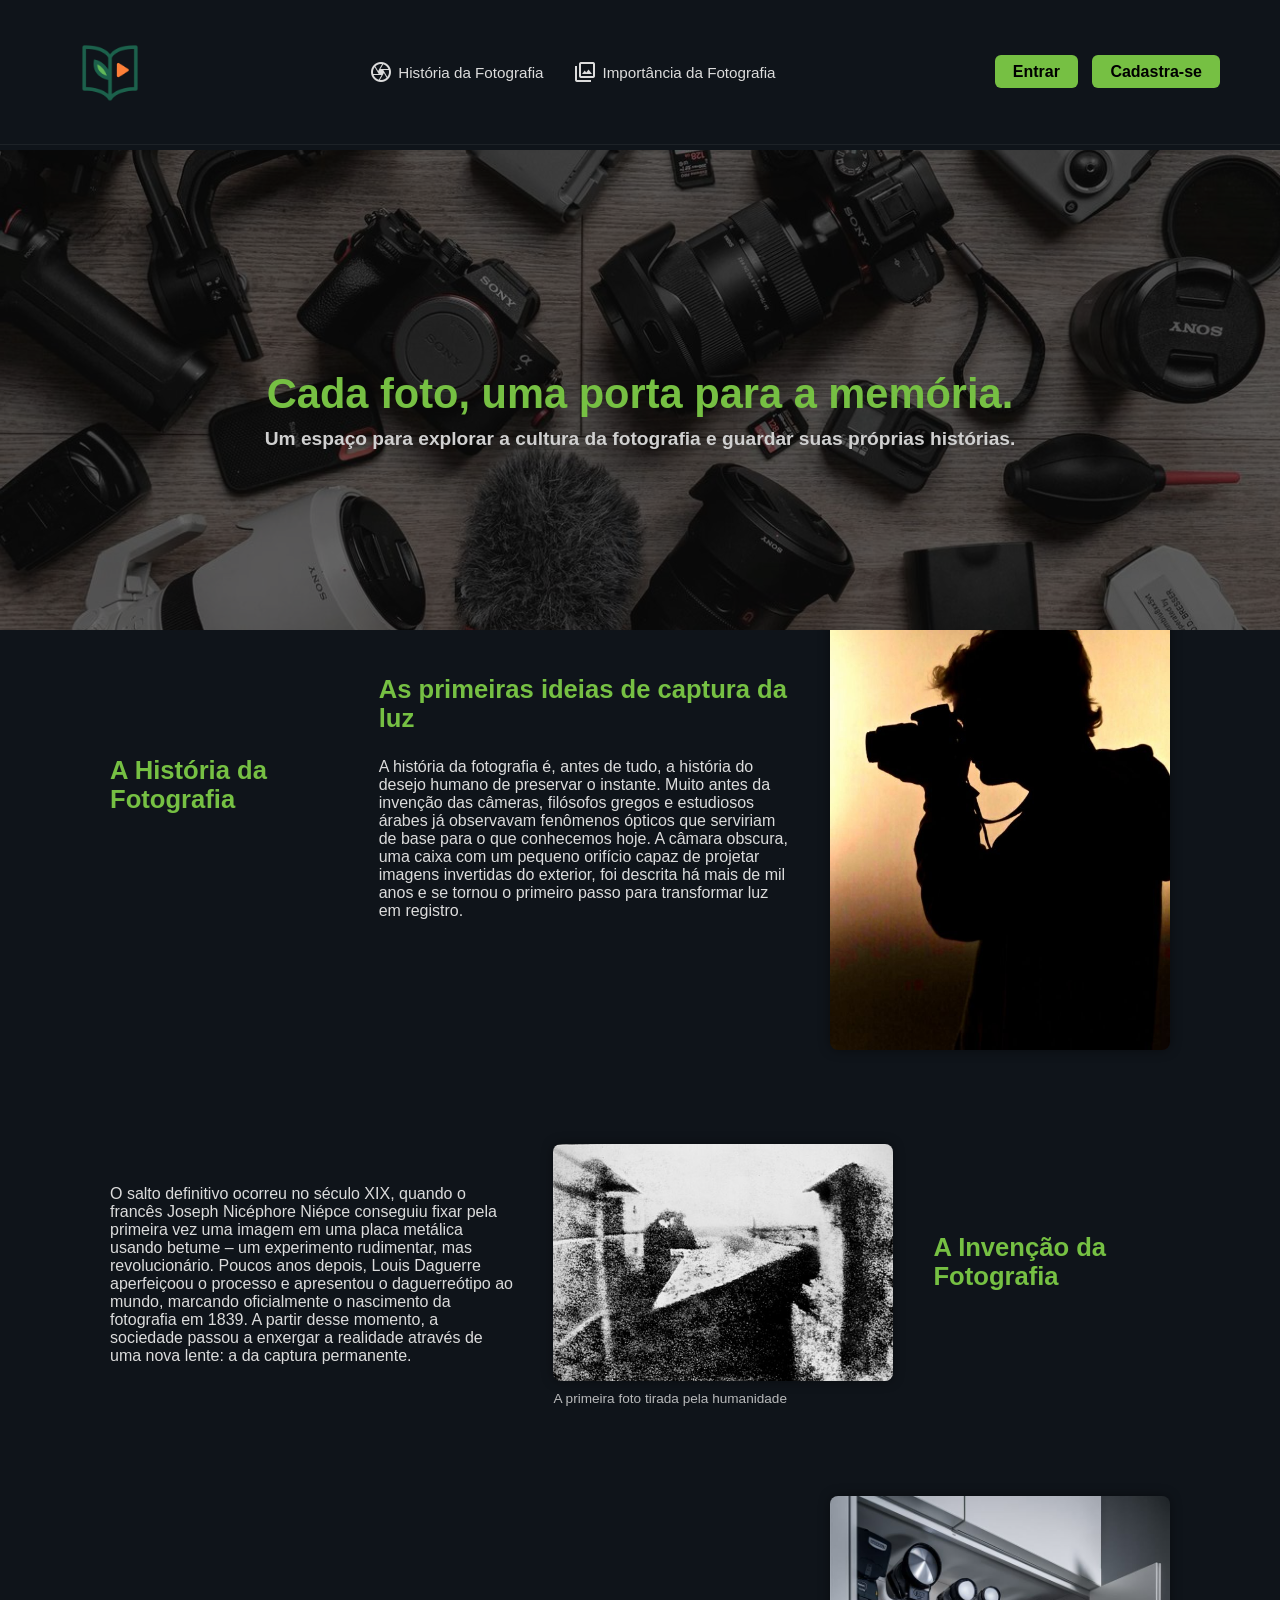
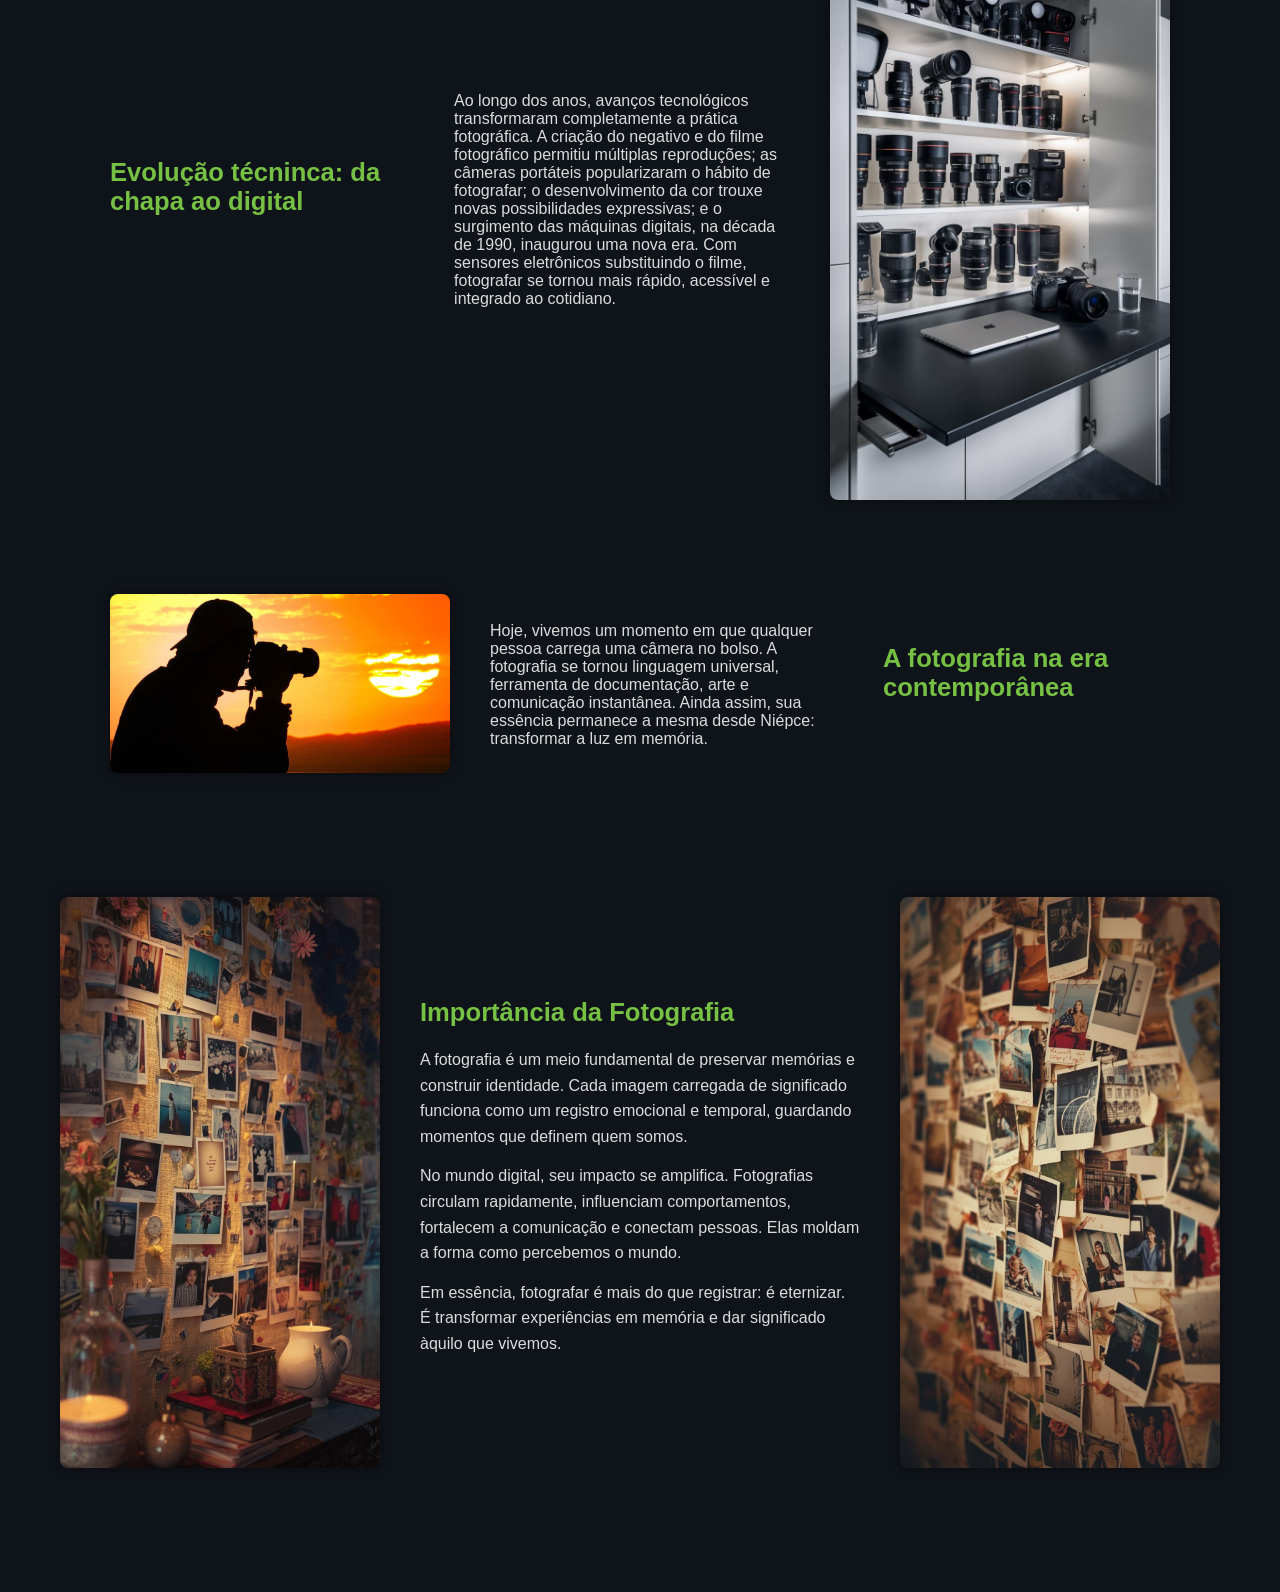
<file: Site/public/index.html>
<!DOCTYPE html>
<html lang="en">

<head>
    <meta charset="UTF-8">
    <meta name="viewport" content="width=device-width, initial-scale=1.0">
    <link href="https://fonts.googleapis.com/icon?family=Material+Symbols+Outlined" rel="stylesheet" />
    <title>Lembre.me</title>
    <link rel="stylesheet" href="./src/style/style.css">
</head>

<body>
    <header> 
        <div class="header-logo">
            <a href="index.html"><img src="./src/img/logo.png" class="titulo"></a>
        </div>
        <nav> 
            <ul>
                <li class="listagem">
                    <a href="#historia"><span class="material-symbols-outlined">
                            Camera 
                        </span>História da Fotografia</a>
                </li>
                <li>
                    <a href="#importancia"><span class="material-symbols-outlined">
                            Photo_Library
                        </span>Importância da Fotografia</a>
                </li>
            </ul>
        </nav>
        <div class="header-botao">
            <a href="login.html">Entrar</a>
            <a href="cadastro.html">Cadastra-se</a>
        </div>
    </header>

    <main id="inicio">
    <div class="main-img">
        <img src="./src/img/cameras.jpg">
        <div class="shadowbox"></div>
    </div>

    <div class="main-titulo">
        <h1>Cada foto, uma porta para a memória.</h1>
        <h2>
            Um espaço para explorar a cultura da fotografia e guardar suas próprias histórias.
        </h2>
    </div>

    <div class="historia-fotografia-1" id="historia">
        <h3>A História da Fotografia</h3>
        <div class="conteudo">
            <h3>As primeiras ideias de captura da luz</h3>
            <p> A história da fotografia é, antes de tudo, a história do desejo humano de preservar o instante. Muito
                antes da invenção das câmeras, filósofos gregos e estudiosos árabes já observavam fenômenos ópticos que
                serviriam de base para o que conhecemos hoje. A câmara obscura, uma caixa com um pequeno orifício capaz
                de projetar imagens invertidas do exterior, foi descrita há mais de mil anos e se tornou o primeiro
                passo para transformar luz em registro. </p>
        </div>
        <div class="conteudo-img">
            <img src="./src/img/sombraFotografo.jpg" alt="imagem-fotografo-sombras">
        </div>
    </div>

    <div class="historia-fotografia-2">
        <h3>A Invenção da Fotografia</h3>
        <div class="conteudo-img2">
            <img src="./src/img/View_from_the_Window_at_Le_Gras,_Joseph_Nicéphore_Niépce.jpg" alt="primeira-foto">
            <p>A primeira foto tirada pela humanidade</p>
        </div>

        <div class="conteudo">
            <p>
                O salto definitivo ocorreu no século XIX, quando o francês Joseph Nicéphore Niépce conseguiu fixar pela
                primeira vez uma imagem em uma placa metálica usando betume – um experimento rudimentar, mas
                revolucionário. Poucos anos depois, Louis Daguerre aperfeiçoou o processo e apresentou o daguerreótipo
                ao mundo, marcando oficialmente o nascimento da fotografia em 1839. A partir desse momento, a sociedade
                passou a enxergar a realidade através de uma nova lente: a da captura permanente.
            </p>
        </div>
    </div>

    <div class="historia-fotografia-3">
        <h3>Evolução técninca: da chapa ao digital</h3>
        <div class="conteudo">
            <p>
                Ao longo dos anos, avanços tecnológicos transformaram completamente a prática fotográfica. A criação do
                negativo e do filme fotográfico permitiu múltiplas reproduções; as câmeras portáteis popularizaram o
                hábito
                de fotografar; o desenvolvimento da cor trouxe novas possibilidades expressivas; e o surgimento das
                máquinas
                digitais, na década de 1990, inaugurou uma nova era. Com sensores eletrônicos substituindo o filme,
                fotografar se tornou mais rápido, acessível e integrado ao cotidiano.
            </p>
        </div>
        <div class="conteudo-img3">
            <img src="./src/img/lentes.jpg" alt="imagens-lentes">
        </div>

    </div>
    <div class="historia-fotografia-4">
        <h3>A fotografia na era contemporânea </h3>
        <div class="conteudo">
            <p>
                Hoje, vivemos um momento em que qualquer pessoa carrega uma câmera no bolso. A fotografia se tornou
                linguagem universal, ferramenta de documentação, arte e comunicação instantânea. Ainda assim, sua
                essência permanece a mesma desde Niépce: transformar a luz em memória.
            </p>
        </div>
        <div class="conteudo-img3">
            <img src="./src/img/sombraFotografo2.jpg" alt="fotografo-sombra">
        </div>
    </div>

    <div class="iportancia-da-fotografia" id="importancia">
        <div class="img-left">
            <img src="./src/img/fotos2.jpg" alt="fotos">
        </div>

        <div class="conteudo-importancia">
            <h3>Importância da Fotografia</h3>
            <p>A fotografia é um meio fundamental de preservar memórias e construir identidade. Cada imagem carregada de
                significado funciona como um registro emocional e temporal, guardando momentos que definem quem somos.</p>

            <p>No mundo digital, seu impacto se amplifica. Fotografias circulam rapidamente, influenciam
                comportamentos, fortalecem a comunicação e conectam pessoas. Elas moldam a forma como percebemos o
                mundo.</p>

            <p>Em essência, fotografar é mais do que registrar: é eternizar. É transformar experiências em memória e
                dar significado àquilo que vivemos.</p>
                
        </div>

        <div class="img-right">
            <img src="./src/img/fotos1.jpg" alt="fotos">
        </div>

    </div>

</main>
</body>

</html>
</file>
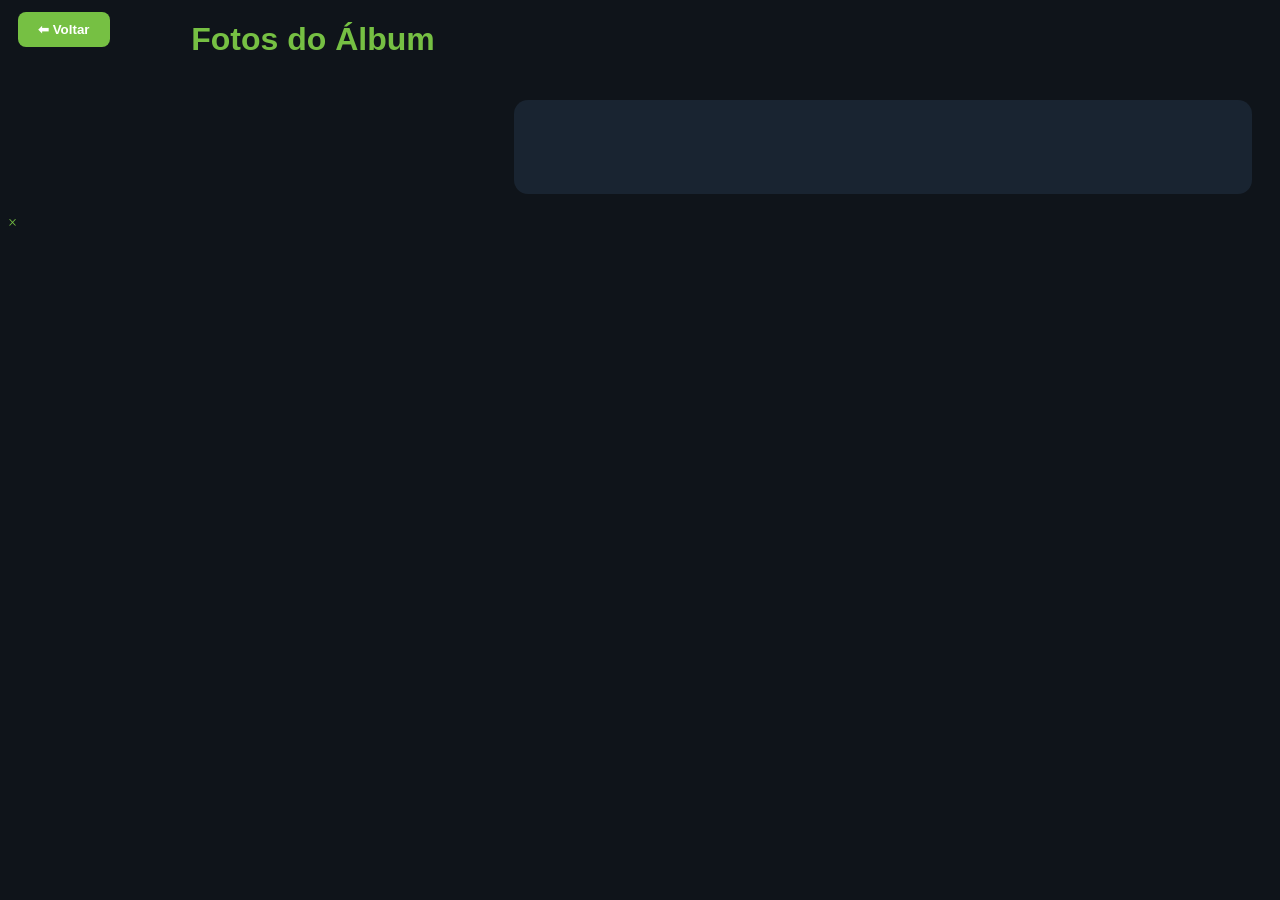
<file: Site/public/album.html>
<!DOCTYPE html>
<html lang="pt-br">
<head>
    <meta charset="UTF-8">
    <title>Álbum</title>
    <link rel="stylesheet" href="./src/style/album.css">
</head>

<body>
    <button id="btnVoltar" class="btn-voltar">⬅ Voltar</button>

    <h1>Fotos do Álbum</h1>

   <div class="album-container">

    <div id="fotos-container" class="lista-fotos"></div>

    <div class="detalhe-foto">
        <img id="fotoSelecionada">
        <p id="descricaoSelecionada"></p>
    </div>

</div>


    <!-- MODAL -->
    <div id="modal" class="modal">
        <span id="fecharModal" class="close">&times;</span>
        <img id="modal-img" class="modal-content">
        <p id="modal-desc"></p>
    </div>

</body>
</html>

<script>
async function carregarFotos() {
    const idAlbum = sessionStorage.ID_ALBUM;
    if (!idAlbum) {
        alert("Nenhum álbum selecionado!");
        return;
    }

    const response = await fetch(`/fotos/album/${idAlbum}`);
    if (!response.ok) {
        console.error("Erro ao buscar fotos:", response.status, response.statusText);
        return;
    }

    const lista = await response.json();

    const div = document.getElementById("fotos-container");
    div.innerHTML = "";

    lista.forEach(item => {

    const divFoto = document.createElement("div");
    divFoto.classList.add("foto-card");

    const img = document.createElement("img");
    img.src = item.url;

    img.addEventListener("click", () => {
        document.getElementById("fotoSelecionada").src = item.url;
        document.getElementById("descricaoSelecionada").textContent = item.descricao || "Sem descrição";
    });

    const p = document.createElement("p");
    p.innerHTML = item.descricao;

    p.addEventListener("click", () => {
        document.getElementById("fotoSelecionada").src = item.url;
        document.getElementById("descricaoSelecionada").textContent = item.descricao || "Sem descrição";
    });

    const likeBtn = document.createElement("button");
    likeBtn.classList.add("likeBtn");
    likeBtn.innerHTML = "❤️";

    likeBtn.addEventListener("click", (e) => {
        e.stopPropagation();
        likeFoto(item.idFoto);
    });

    divFoto.appendChild(img);
    divFoto.appendChild(p);   
    divFoto.appendChild(likeBtn);

    div.appendChild(divFoto);
});


}

function abrirModal(src, desc) {
    document.getElementById("modal").style.display = "block";
    document.getElementById("modal-img").src = src;
    document.getElementById("modal-desc").textContent = desc;
}

document.getElementById("fecharModal").onclick = () => {
    document.getElementById("modal").style.display = "none";
};

document.getElementById("btnVoltar").addEventListener("click", () => {
    window.location.href = "main.html";
});

window.onload = carregarFotos;

async function likeFoto(idFoto) {
    const idUsuario = sessionStorage.ID_USUARIO;

    // verifica curtida existente
    const verificar = await fetch(`/curtidas/verificar/${idFoto}/${idUsuario}`);

    let dados = null;
    if (verificar.ok) {
        try {
            dados = await verificar.json();
        } catch(e) {
            dados = null;
        }
    }

    // Se EXISTE registro → descurtir
    if (dados && dados.idFoto) {

        await fetch("/curtidas/descurtir", {
            method: "POST",
            headers: {"Content-Type": "application/json"},
            body: JSON.stringify({ idFoto, idUsuario })
        });

        console.log("DESCURTIU");

    } else {

        await fetch("/curtidas/curtir", {
            method: "POST",
            headers: {"Content-Type": "application/json"},
            body: JSON.stringify({ idFoto, idUsuario })
        });

        console.log("CURTIU");
    }
}


</script>
</file>
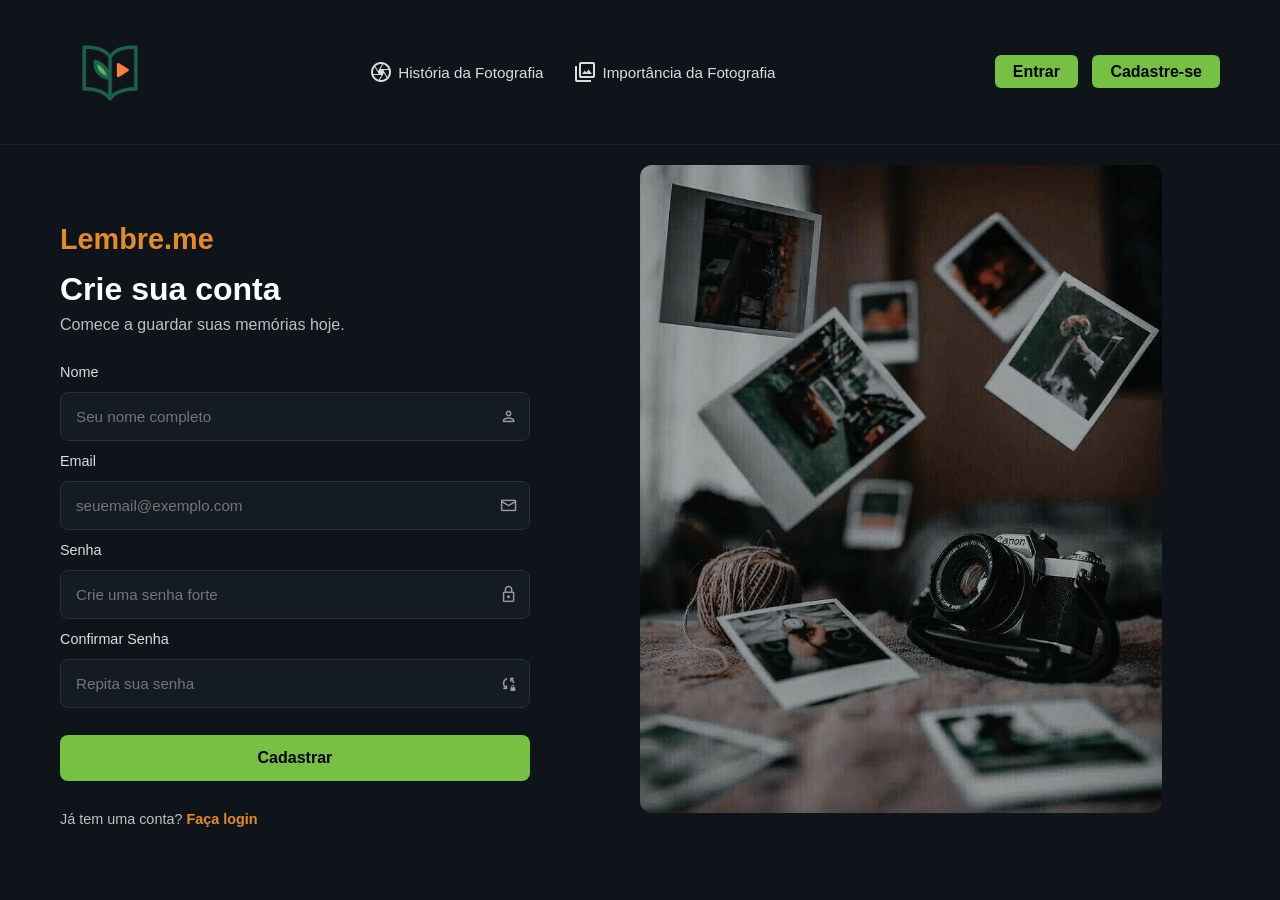
<file: Site/public/cadastro.html>
<!DOCTYPE html>
<html lang="en">

<head>
    <meta charset="UTF-8">
    <meta name="viewport" content="width=device-width, initial-scale=1.0">
    <link href="https://fonts.googleapis.com/icon?family=Material+Symbols+Outlined" rel="stylesheet" />
    <title>Cadastro Lembre.me</title>
    <link rel="stylesheet" href="./src/style/style.css">
</head>

<body>
    <header> 
        <div class="header-logo">
            <a href="index.html"><img src="./src/img/logo.png" class="titulo"></a>
        </div>
        <nav> 
            <ul>
                <li class="listagem">
                    <a href="index.html#historia"><span class="material-symbols-outlined">
                            Camera 
                        </span>História da Fotografia</a>
                </li>
                <li>
                    <a href="#sobre"><span class="material-symbols-outlined">
                            Photo_Library
                        </span>Importância da Fotografia</a>
                </li>
            </ul>
        </nav>
        <div class="header-botao">
            <a href="login.html">Entrar</a>
            <a href="cadastro.html">Cadastre-se</a>
        </div>
    </header>
    <main>
    <div class="login-container">

        <div class="login-box">
            <h1 class="login-logo">Lembre.me</h1>
            <h2 class="login-titulo">Crie sua conta</h2>
            <p class="login-sub">Comece a guardar suas memórias hoje.</p>

            <div class="formulario">

                <label for="inpt_nome">Nome</label>
                <div class="input-group">
                    <input type="text" placeholder="Seu nome completo" id="inpt_nome">
                    <span class="material-symbols-outlined">person</span>
                </div>

                <label for="inpt_email">Email</label>
                <div class="input-group">
                    <input type="email" placeholder="seuemail@exemplo.com" id="inpt_email">
                    <span class="material-symbols-outlined">mail</span>
                </div>

                <label for="inpt_senha">Senha</label>
                <div class="input-group">
                    <input type="password" placeholder="Crie uma senha forte" id="inpt_senha">
                    <span class="material-symbols-outlined">lock</span>
                </div>

                <label for="inpt_confirmaSenha">Confirmar Senha</label>
                <div class="input-group">
                    <input type="password" placeholder="Repita sua senha" id="inpt_confirmaSenha">
                    <span class="material-symbols-outlined">sync_lock</span>
                </div>

                <button class="btn-cadastrar" onclick="cadastrar()">Cadastrar</button>

                <p class="login-link">
                    Já tem uma conta? <a href="login.html">Faça login</a>
                </p>
            </div>
        </div>

        <div class="login-img">
            <img src="./src/img/polaroids2.jpg" alt="Imagem de Fotos">
        </div>

    </div>
</main>

</body>

</html>

<script>

  function cadastrar() {

    //Recupere o valor da nova input pelo nome do id
    // Agora vá para o método fetch logo abaixo
    var nomeVar = inpt_nome.value;
    var emailVar = inpt_email.value;
    var senhaVar = inpt_senha.value;
    var confirmacaoSenhaVar = inpt_confirmaSenha.value;

    // Verificando se há algum campo em branco
    if (
      nomeVar == "" ||
      emailVar == "" ||
      senhaVar == "" ||
      confirmacaoSenhaVar == ""
    ) {
         alert('Algum campo em branco');
             return false;
    };

    // Enviando o valor da nova input
    fetch("/usuarios/cadastrar", {
      method: "POST",
      headers: {
        "Content-Type": "application/json",
      },
      body: JSON.stringify({
        // crie um atributo que recebe o valor recuperado aqui
        // Agora vá para o arquivo routes/usuario.js
        nomeServer: nomeVar,
        emailServer: emailVar,
        senhaServer: senhaVar
      }),
    })
      .then(function (resposta) {
        console.log("resposta: ", resposta);

        if (resposta.ok) {

          alert('Cadastro realizado com sucesso! Redirecionando para tela de Login...')

          setTimeout(() => {
            window.location = "./login.html";
          }, "500");

        } else {
          throw "Houve um erro ao tentar realizar o cadastro!";
        }
      })
      .catch(function (resposta) {
        console.log(`#ERRO: ${resposta}`);
      });

    return false;
  }

</script>
</file>
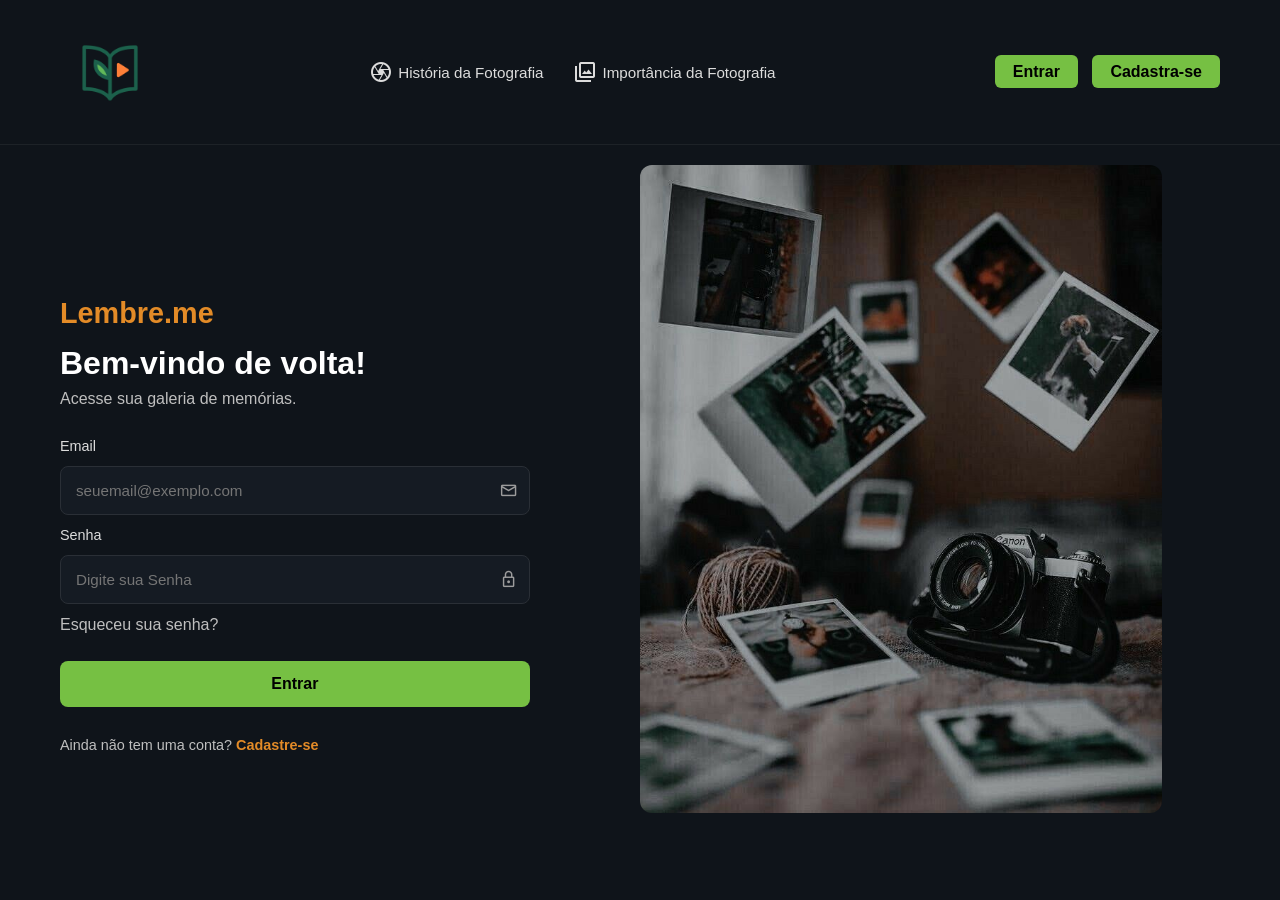
<file: Site/public/login.html>
<!DOCTYPE html>
<html lang="en">
<head>
    <meta charset="UTF-8">
    <meta name="viewport" content="width=device-width, initial-scale=1.0">
    <link href="https://fonts.googleapis.com/icon?family=Material+Symbols+Outlined" rel="stylesheet" />
    <title>Login Lembre.me</title>
    <link rel="stylesheet" href="./src/style/style.css">
</head>
<body>
    <header>
        <div class="header-logo">
            <a href="index.html"><img src="./src/img/logo.png" class="titulo"></a>
        </div>
        <nav> 
            <ul>
                <li class="listagem">
                    <a href="index.html#historia"><span class="material-symbols-outlined">
                            Camera
                        </span>História da Fotografia</a>
                </li>
                <li>
                    <a href="index.html#importancia"><span class="material-symbols-outlined">
                            Photo_Library
                        </span>Importância da Fotografia</a>
                </li>
            </ul>
        </nav>
        <div class="header-botao">
            <a href="login.html">Entrar</a>
            <a href="cadastro.html">Cadastra-se</a>
        </div>
    </header>
    <main>
    <div class="login-container">

        <div class="login-box">
            <h1 class="login-logo">Lembre.me</h1>
            <h2 class="login-titulo">Bem-vindo de volta!</h2>
            <p class="login-sub">Acesse sua galeria de memórias.</p>

            <div class="formulario">

                <label for="inpt_email">Email</label>
                <div class="input-group">
                    <input placeholder="seuemail@exemplo.com" id="inpt_email">
                    <span class="material-symbols-outlined">mail</span>
                </div>

                <label for="inpt_senha">Senha</label>
                <div class="input-group">
                    <input type="password" placeholder="Digite sua Senha" id="inpt_senha">
                    <span class="material-symbols-outlined">lock</span>
                </div>

                <p class="recuperar-senha"> <a href="https://youtu.be/M9AIMqOEI0g">Esqueceu sua senha?</a></p>

                <button class="btn-entrar" onclick="entrar()"> Entrar</button>

                <p class="login-link">
                    Ainda não tem uma conta? <a href="cadastro.html">Cadastre-se</a>
                </p>
            </div>
        </div>

        <div class="login-img">
            <img src="./src/img/polaroids2.jpg" alt="Imagem de Fotos">
        </div>

    </div>
</main>

</body>
</html>
<script>

 function entrar() {

        var emailVar = inpt_email.value;
        var senhaVar = inpt_senha.value;

        if (emailVar == "" || senhaVar == "") {

           alert("UM DOS CAMPOS EM BRANCO");
            return false;
        }

        console.log("FORM LOGIN: ", emailVar);
        console.log("FORM SENHA: ", senhaVar);

        fetch("/usuarios/autenticar", {
            method: "POST",
            headers: {
                "Content-Type": "application/json"
            },
            body: JSON.stringify({
                emailServer: emailVar,
                senhaServer: senhaVar
            })
        }).then(function (resposta) {
            console.log("ESTOU NO THEN DO entrar()!")

            if (resposta.ok) {
                console.log(resposta);

                resposta.json().then(json => {
                    console.log(json);
                    console.log(JSON.stringify(json));
                    sessionStorage.EMAIL_USUARIO = json.email;
                    sessionStorage.NOME_USUARIO = json.nome;
                    sessionStorage.ID_USUARIO = json.idUsuario;
                    sessionStorage.PERFIL= json.perfil;
                    window.location = "./main.html";
                });

            } else {

                console.log("Houve um erro ao tentar realizar o login!");

                resposta.text().then(texto => {
                    console.error(texto);
                });
            }

        }).catch(function (erro) {
            console.log(erro);
        })

        return false;
    }
</script>
</file>
<file: Site/public/src/style/style.css>
/*        RESET          */

* {
    margin: 0;
    padding: 0;
    box-sizing: border-box;
    font-family: "Inter", sans-serif;
    scroll-behavior: smooth;
}

body {
    background-color: #0f141a;
    color: #E4E4E4;
}

/*        HEADER         */

header {
    width: 100%;
    padding: 20px 60px;
    background-color: #0f141a;
    display: flex;
    justify-content: space-between;
    align-items: center;
    z-index: 1000;
    border-bottom: 1px solid rgba(255,255,255,0.06);
}

.header-logo img {
    height: 100px;
}

/* NAV */

nav ul {
    display: flex;
    list-style: none;
    gap: 30px;
}

nav a {
    text-decoration: none;
    color: #dcdcdc;
    display: flex;
    align-items: center;
    gap: 5px;
    font-size: 0.95rem;
    transition: 0.3s ease;
}

nav a:hover {
    color: #76C043;
}

/* BOTÕES DO HEADER */

.header-botao a {
    text-decoration: none;
    padding: 8px 18px;
    border-radius: 6px;
    background-color: #76C043;
    color: #000;
    font-weight: 600;
    margin-left: 10px;
    transition: 0.3s ease;
}

.header-botao a:hover {
    background-color: #5A9A35;
}

/* Seção Principal */

.main-img {
    width: 100%;
    height: 480px;
    position: relative;
    margin-top: 5px;
}

.main-img img {
    width: 100%;
    height: 100%;
    object-fit: cover;
}

.shadowbox {
    position: absolute;
    width: 100%;
    height: 100%;
    background: rgba(10, 10, 10, 0.55);
    top: 0;
}

/* TÍTULOS PRINCIPAIS */

.main-titulo {
    text-align: center;
    margin-top: -260px;
    position: relative;
    z-index: 10;
    padding: 0 20px;
}

.main-titulo h1 {
    font-size: 2.6rem;
    color: #76C043;
    font-weight: 700;
}

.main-titulo h2 {
    font-size: 1.2rem;
    margin-top: 10px;
    color: #d0d0d0;
}


/*   SESSÕES HISTÓRIA    */

main section,
.historia-fotografia-1,
.historia-fotografia-2,
.historia-fotografia-3,
.historia-fotografia-4 {
    width: 100%;
    max-width: 1100px;
    margin: 90px auto;
    padding: 0 20px;
}

/* TITULOS */

main h3 {
    color: #76C043;
    font-size: 1.6rem;
    margin-bottom: 25px;
}

/* BLOCO DE TEXTO E IMAGEM */

.historia-fotografia-1,
.historia-fotografia-2,
.historia-fotografia-3,
.historia-fotografia-4 {
    display: flex;
    justify-content: space-between;
    align-items: center;
    gap: 40px;
}

/* PARÁGRAFOS */
.conteudo p {
    font-size: 1rem;
    color: #dcdcdc;
    max-width: 520px;
}

/* IMAGENS */

.conteudo-img img,
.conteudo-img2 img,
.conteudo-img3 img {
    width: 340px;
    height: auto;
    border-radius: 8px;
    box-shadow: 0px 0px 12px rgba(0,0,0,0.4);
}

.conteudo-img2 p {
    font-size: 0.85rem;
    margin-top: 6px;
    opacity: 0.8;
}

/* ALTERNAR LADOS (EFEITO ZIG-ZAG) */

.historia-fotografia-2,
.historia-fotografia-4 {
    flex-direction: row-reverse;
}

/*      Iportância       */


.iportancia-da-fotografia {
    width: 100%;
    max-width: 1200px;
    margin: 120px auto;
    display: flex;
    justify-content: space-between;
    align-items: center;
    gap: 40px;
    padding: 0 20px;
}

/* IMAGENS LATERAIS */
.iportancia-da-fotografia .img-left img,
.iportancia-da-fotografia .img-right img {
    width: 320px;
    height: auto;
    border-radius: 8px;
    box-shadow: 0px 0px 12px rgba(0,0,0,0.4);
}

/* BLOCO DE TEXTO CENTRAL */
.conteudo-importancia {
    max-width: 520px;
}

.conteudo-importancia h3 {
    color: #76C043;
    font-size: 1.6rem;
    margin-bottom: 20px;
}

.conteudo-importancia p {
    color: #dcdcdc;
    margin-bottom: 14px;
    line-height: 1.6;
    font-size: 1rem;
}

/*     PÁGINA LOGIN      */

.login-container {
    margin-top: 20px;
    width: 100%;
    display: flex;
    justify-content: space-between;
    align-items: stretch;
    min-height: 80vh;
    padding: 0 60px;
}

/* BOX DO FORMULÁRIO */
.login-box {
    width: 45%;
    display: flex;
    flex-direction: column;
    justify-content: center;
}

.login-logo {
    color: #E38B27;
    font-size: 1.8rem;
    margin-bottom: 15px;
}

.login-titulo {
    color: #fff;
    font-size: 2rem;
    margin-bottom: 8px;
}

.login-sub {
    color: #bfbfbf;
    margin-bottom: 30px;
}

/* GRUPO DOS INPUTS */
.formulario {
    display: flex;
    flex-direction: column;
    gap: 12px;
    width: 90%;
}

.formulario label {
    font-size: 0.9rem;
    color: #dcdcdc;
}

.input-group {
    position: relative;
}

.input-group input {
    width: 100%;
    padding: 15px 45px 15px 15px;
    background-color: #151b23;
    border: 1px solid #2a2f36;
    border-radius: 8px;
    color: #fff;
    font-size: 0.95rem;
}

.input-group input:focus {
    outline: none;
    border-color: #76C043;
}

.input-group span {
    position: absolute;
    right: 12px;
    top: 50%;
    transform: translateY(-50%);
    color: #9c9c9c;
    font-size: 1.2rem;
}

/* BOTÃO */
.btn-cadastrar {
    width: 100%;
    margin-top: 15px;
    padding: 14px;
    background-color: #76C043;
    border: none;
    border-radius: 8px;
    font-weight: 700;
    color: #000;
    font-size: 1rem;
    cursor: pointer;
    transition: 0.3s ease;
}

.btn-cadastrar:hover {
    background-color: #5a9a35;
}

/* TEXTO DO LOGIN */
.login-link {
    margin-top: 18px;
    color: #bfbfbf;
    font-size: 0.9rem;
}

.login-link a {
    color: #E38B27;
    text-decoration: none;
    font-weight: 600;
}

/* IMAGEM À DIREITA */
.login-img {
    width: 50%;
}

.login-img img {
    width: 90%;
    height: 90%;
    object-fit: cover;
    border-radius: 12px;
    align-items: center;
}
.btn-entrar {
    width: 100%;
    margin-top: 15px;
    padding: 14px;
    background-color: #76C043;
    border: none;
    border-radius: 8px;
    font-weight: 700;
    color: #000;
    font-size: 1rem;
    cursor: pointer;
    transition: 0.3s ease;
}

.recuperar-senha a{
  color: #bfbfbf;
  text-decoration: none;
}

.recuperar-senha :hover{
  color: #E38B27;
}

/* TÍTULO  MAIN  */
.titulo-main {
    padding: 10px 0;
    border-bottom: 1px solid rgba(255,255,255,0.06);
}

.titulo-main h1 {
    margin-left: 20%;
    font-size: 2.1rem;
    
}

/*  ÁLBUNS  */

.albuns {
    margin-top: 30px;
    padding: 0 20px;

    display: grid;
    grid-template-columns: repeat(4, 1fr); /* sempre 4 por linha */
    gap: 25px;
}


.album-item {
    text-align: center;
}

.album-item img {
    width: 100%;
    max-width: 200px;
    margin: 0 auto;
}

/*  PESSOAS IMPORTANTES  */
.pessoas-importantes {
    margin-top: 50px;
    padding: 0 20px;
}

.pessoas-importantes h2 {
    margin-bottom: 20px;
}

.pessoas-grid {
    display: grid;
    grid-template-columns: repeat(auto-fill, minmax(180px, 1fr));
    gap: 25px;
    margin-top: 20px;
}

.pessoa {
    text-align: center;
    padding: 10px;
}

.pessoa img {
    width: 110px;
    height: 110px;
    border-radius: 50%;
    object-fit: cover;
}


/*  Perfil LogOut  */

.perfil {
    display: flex;
    align-items: center;
    gap: 12px;
    font-size: 18px;
    font-weight: 600;
}

.logout-btn {
    padding: 6px 14px;
    background-color: #e63946;
    border: none;
    border-radius: 6px;
    cursor: pointer;
    color: white;
    font-size: 16px;
    transition: 0.2s ease;
}

.logout-btn:hover {
    background-color: #c9232f;
}

/*  DASHBOARD  */

.saudacao {
    color: #76C043;
    padding-top: 15px;
    padding-left: 100px;
}

/* KPIS */
.kpis{
    display: flex;
    gap: 20px;
    justify-content:center;
    padding: 10px;
}

.kpi{
    background-color: #192431;
    padding: 20px;
    width: 210px;
    height: 110px;
    border-radius: 14px;
    display: flex;
    flex-direction: column;
    align-items: center;
    justify-content:center;
    gap: 5px;
    transition: .25s;
}

.kpi:hover{
    transform: translateY(-6px);
    filter: brightness(1.2);
}

.kpi span{
    font-size: 32px;
    color:#E38B27;
}

.kpi strong{
    color: #76C043;
    font-size: 15px;
}

.kpi p{
    color: white;
    font-size: 14px;
    margin-top: 4px;
}



/* GRAFICOS */
.graficos{
    width: 100%;
    margin-top: 60px;
    display: flex;
    justify-content: center;
    gap: 40px;
    flex-wrap: wrap;
}


.grafico{
    background: #192431;
    width: 450px;
    height: 350px;
    padding: 20px;
    border-radius: 14px;
    display:flex;
    flex-direction: column;
}


.grafico h3{
    font-size: 18px;
    color:#76C043;
    margin-bottom: 8px;
}

.grafico canvas{
    width: 100% !important;
    height: 100% !important;
}
</file>
<file: Site/public/src/style/album.css>
html{
    background-color: #0f141a;
    scroll-behavior: smooth;
    color: #76C043;

}
h1{
    padding-left: 14.5%;
    font-family: "Inter", sans-serif;
}
.btn-voltar {
    position: absolute;
    top: 12px;
    left: 18px;
    padding: 10px 20px;
    background: #76C043;
    border: none;
    color: white;
    border-radius: 8px;
    cursor: pointer;
    font-weight: bold;
}

.btn-voltar:hover {
    background: #E38B27;
    transform: scale(1.05);
}

.album-container {
    display: flex;
    gap: 20px;
    padding: 20px;
    background-color: #0f141a;
}

.lista-fotos {
    width: 40%;
    display: grid;
    grid-template-columns: repeat(2, 1fr);
    gap: 12px;
}

.lista-fotos img {
    width: 100%;
    border-radius: 8px;
    cursor: pointer;
    transition: .2s;
}

.lista-fotos img:hover {
    transform: scale(1.03);
}

.detalhe-foto {
    width: 60%;
    background-color: #192431;
    border-radius: 14px;
    padding: 20px;
    display: flex;
    flex-direction: column;
    gap: 16px;
    align-items: center;
}

.detalhe-foto img {
    width: 90%;
    border-radius: 12px;
}

#descricaoSelecionada {
    font-size: 1.2rem;
    text-align: center;
}

.foto-card {
    position: relative;
}

.likeBtn {
    position: absolute;
    bottom: 6px;
    right: 6px;
    border: none;
    background: white;
    border-radius: 50%;
    font-size: 18px;
    padding: 6px;
    cursor: pointer;
}

.likeBtn:hover{
    transform: scale(1.15);
}
</file>
